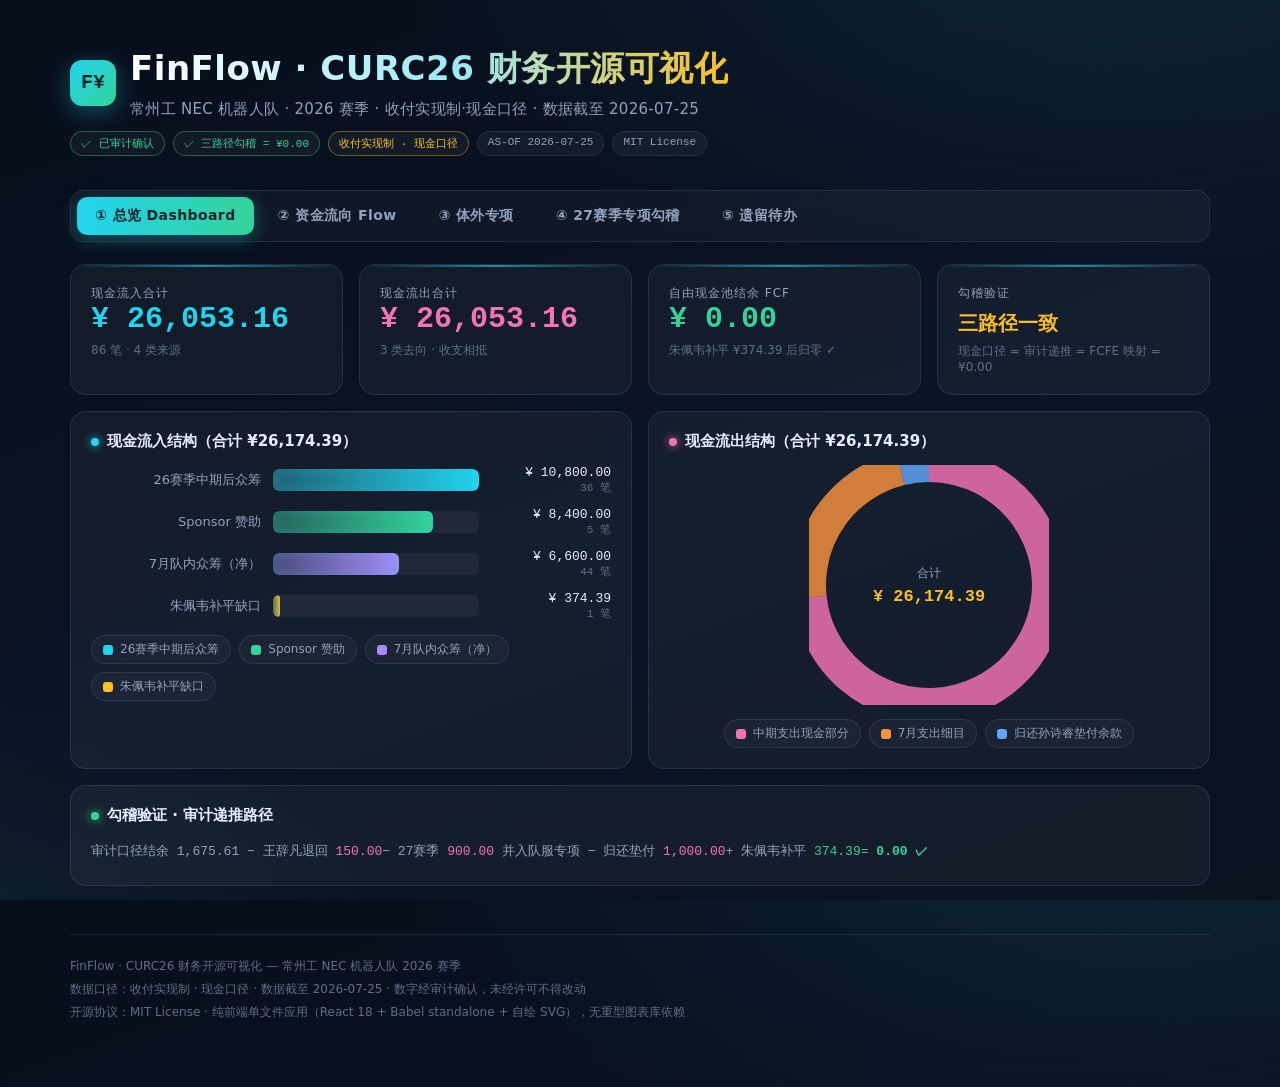
<file: finflow/index.html>
<!DOCTYPE html>
<html lang="zh-CN">
<head>
<meta charset="UTF-8">
<meta name="viewport" content="width=device-width, initial-scale=1.0">
<title>FinFlow · CURC26 财务开源可视化</title>
<meta name="description" content="常州工 NEC 机器人队 2026 赛季财务开源可视化 · 收付实现制·现金口径">
<script src="./vendor/react.production.min.js"></script>
<script src="./vendor/react-dom.production.min.js"></script>
<style>
  :root{
    --bg0:#070d1a; --bg1:#0b1426; --bg2:#101c33;
    --card:rgba(255,255,255,.045);
    --card-border:rgba(148,197,255,.12);
    --text:#e6eefb; --text-dim:#8fa3bf; --text-faint:#5c6f8a;
    --cyan:#22d3ee; --green:#34d399; --gold:#fbbf24; --pink:#f472b6;
    --purple:#a78bfa; --orange:#fb923c; --blue:#60a5fa; --red:#f87171;
    --mono:'JetBrains Mono','SFMono-Regular',Consolas,'Courier New',monospace;
  }
  *{margin:0;padding:0;box-sizing:border-box;}
  html,body{height:100%;}
  body{
    font-family:'PingFang SC','Microsoft YaHei','Noto Sans SC','Segoe UI',system-ui,sans-serif;
    color:var(--text);
    background:
      radial-gradient(1200px 600px at 85% -10%, rgba(34,211,238,.10), transparent 60%),
      radial-gradient(900px 500px at -10% 110%, rgba(52,211,153,.08), transparent 60%),
      linear-gradient(160deg, var(--bg0), var(--bg1) 55%, #0a1220);
    min-height:100vh;
  }
  ::selection{background:rgba(34,211,238,.35);}
  .wrap{max-width:1180px;margin:0 auto;padding:28px 20px 64px;}

  /* ---- Header ---- */
  header.hero{padding:18px 0 8px;}
  .brand{display:flex;align-items:center;gap:14px;flex-wrap:wrap;}
  .logo{
    width:46px;height:46px;border-radius:12px;flex:0 0 auto;
    background:linear-gradient(135deg,var(--cyan),var(--green));
    display:flex;align-items:center;justify-content:center;
    font-family:var(--mono);font-weight:800;font-size:20px;color:#04222b;
    box-shadow:0 6px 24px rgba(34,211,238,.35);
  }
  h1{font-size:clamp(22px,3.4vw,34px);font-weight:800;letter-spacing:.5px;
     background:linear-gradient(90deg,#fff,#9be8f7 55%,var(--gold));
     -webkit-background-clip:text;background-clip:text;-webkit-text-fill-color:transparent;}
  .subtitle{margin-top:8px;color:var(--text-dim);font-size:clamp(12px,1.6vw,15px);letter-spacing:.3px;}
  .badges{display:flex;gap:8px;flex-wrap:wrap;margin-top:12px;}
  .badge{
    font-family:var(--mono);font-size:11px;padding:4px 10px;border-radius:999px;
    border:1px solid var(--card-border);background:var(--card);color:var(--text-dim);
  }
  .badge.ok{color:var(--green);border-color:rgba(52,211,153,.4);}
  .badge.gold{color:var(--gold);border-color:rgba(251,191,36,.4);}

  /* ---- Tabs ---- */
  nav.tabs{
    display:flex;gap:6px;flex-wrap:wrap;margin:26px 0 22px;
    padding:6px;border-radius:14px;background:rgba(255,255,255,.03);
    border:1px solid var(--card-border);backdrop-filter:blur(6px);
  }
  .tab{
    border:none;cursor:pointer;border-radius:10px;padding:10px 18px;
    background:transparent;color:var(--text-dim);font-size:14px;font-weight:600;
    font-family:inherit;transition:all .22s ease;letter-spacing:.4px;
  }
  .tab:hover{color:var(--text);background:rgba(255,255,255,.05);}
  .tab.active{
    color:#04222b;background:linear-gradient(90deg,var(--cyan),var(--green));
    box-shadow:0 4px 18px rgba(34,211,238,.35);
  }

  /* ---- Cards & grid ---- */
  .grid{display:grid;gap:16px;}
  .g4{grid-template-columns:repeat(4,1fr);}
  .g3{grid-template-columns:repeat(3,1fr);}
  .g2{grid-template-columns:repeat(2,1fr);}
  @media(max-width:960px){.g4{grid-template-columns:repeat(2,1fr);}.g3{grid-template-columns:repeat(2,1fr);}}
  @media(max-width:640px){.g4,.g3,.g2{grid-template-columns:1fr;}}
  .card{
    background:var(--card);border:1px solid var(--card-border);border-radius:16px;
    padding:20px;position:relative;overflow:hidden;
    transition:transform .2s ease,border-color .2s ease;
  }
  .card:hover{transform:translateY(-2px);border-color:rgba(148,197,255,.28);}
  .card h3{font-size:15px;font-weight:700;margin-bottom:14px;color:var(--text);display:flex;align-items:center;gap:8px;}
  .card h3 .dot{width:8px;height:8px;border-radius:50%;background:var(--cyan);box-shadow:0 0 10px var(--cyan);}
  .kpi-label{font-size:12px;color:var(--text-dim);letter-spacing:1px;}
  .kpi-value{font-family:var(--mono);font-size:clamp(22px,2.6vw,30px);font-weight:800;margin-top:8px;}
  .kpi-sub{font-size:12px;color:var(--text-faint);margin-top:6px;}
  .kpi-value.cyan{color:var(--cyan);} .kpi-value.pink{color:var(--pink);}
  .kpi-value.green{color:var(--green);} .kpi-value.gold{color:var(--gold);}
  .glowline{position:absolute;top:0;left:0;right:0;height:2px;
    background:linear-gradient(90deg,transparent,var(--cyan),transparent);opacity:.6;}

  /* ---- Charts ---- */
  .chart-box{position:relative;}
  .bar-row{display:grid;grid-template-columns:170px 1fr 120px;gap:12px;align-items:center;margin:12px 0;cursor:default;}
  .bar-label{font-size:13px;color:var(--text-dim);text-align:right;line-height:1.3;}
  .bar-track{height:22px;border-radius:6px;background:rgba(255,255,255,.05);overflow:hidden;position:relative;}
  .bar-fill{
    height:100%;border-radius:6px;width:0;
    transition:width 1.1s cubic-bezier(.22,.9,.3,1);
    box-shadow:0 0 14px rgba(34,211,238,.25) inset;
  }
  .bar-value{font-family:var(--mono);font-size:13px;text-align:right;color:var(--text);}
  .bar-count{font-size:11px;color:var(--text-faint);}
  @media(max-width:640px){.bar-row{grid-template-columns:110px 1fr 100px;}}

  .legend{display:flex;flex-wrap:wrap;gap:8px;margin-top:14px;}
  .legend-item{
    display:flex;align-items:center;gap:7px;font-size:12px;color:var(--text-dim);
    padding:5px 11px;border-radius:999px;border:1px solid var(--card-border);
    background:rgba(255,255,255,.03);cursor:pointer;user-select:none;transition:all .18s ease;
    font-family:inherit;
  }
  .legend-item:hover{border-color:rgba(148,197,255,.4);color:var(--text);}
  .legend-item.off{opacity:.35;text-decoration:line-through;}
  .legend-swatch{width:10px;height:10px;border-radius:3px;flex:0 0 auto;}

  /* ---- Tooltip ---- */
  .tooltip{
    position:absolute;z-index:30;pointer-events:none;
    background:rgba(8,15,30,.96);border:1px solid rgba(34,211,238,.4);
    border-radius:10px;padding:9px 12px;font-size:12px;line-height:1.55;
    box-shadow:0 8px 28px rgba(0,0,0,.55);white-space:nowrap;
    transform:translate(-50%,calc(-100% - 10px));
  }
  .tooltip .t-amt{font-family:var(--mono);font-weight:700;color:var(--gold);font-size:14px;}
  .tooltip .t-dim{color:var(--text-dim);}

  /* ---- Sankey ---- */
  .sankey-node-label{font-size:12px;fill:var(--text);}
  .sankey-node-amt{font-family:var(--mono);font-size:12px;fill:var(--gold);font-weight:700;}
  .sankey-link{cursor:pointer;transition:opacity .18s ease;}
  .sankey-stage{font-size:11px;fill:var(--text-faint);letter-spacing:2px;}

  /* ---- Reconciliation ---- */
  .recon-row{
    display:flex;justify-content:space-between;align-items:center;gap:12px;
    padding:13px 0;border-bottom:1px dashed rgba(148,197,255,.12);flex-wrap:wrap;
  }
  .recon-row:last-child{border-bottom:none;}
  .recon-name{font-weight:700;font-size:14px;display:flex;align-items:center;gap:8px;}
  .recon-formula{font-size:12px;color:var(--text-dim);margin-top:4px;font-family:var(--mono);line-height:1.6;}
  .recon-result{
    font-family:var(--mono);font-weight:800;color:var(--green);font-size:16px;
    background:rgba(52,211,153,.1);border:1px solid rgba(52,211,153,.35);
    padding:4px 12px;border-radius:8px;
  }

  /* ---- Offbook / todos ---- */
  .offbook-amt{font-family:var(--mono);font-size:22px;font-weight:800;color:var(--cyan);margin:6px 0;}
  .offbook-note{font-size:12px;color:var(--text-dim);line-height:1.7;}
  .todo-code{
    font-family:var(--mono);font-size:11px;font-weight:700;color:var(--gold);
    border:1px solid rgba(251,191,36,.45);border-radius:6px;padding:2px 8px;
  }
  .todo-level{font-size:11px;padding:2px 9px;border-radius:999px;font-weight:700;}
  .todo-level.高{background:rgba(248,113,113,.14);color:var(--red);border:1px solid rgba(248,113,113,.4);}
  .todo-level.中{background:rgba(251,191,36,.12);color:var(--gold);border:1px solid rgba(251,191,36,.4);}
  .todo-level.低{background:rgba(52,211,153,.12);color:var(--green);border:1px solid rgba(52,211,153,.4);}
  .todo-title{font-weight:700;font-size:15px;margin:10px 0 6px;}
  .todo-desc{font-size:13px;color:var(--text-dim);line-height:1.75;}

  .balance-strip{
    margin-top:16px;display:flex;justify-content:space-between;align-items:center;gap:14px;flex-wrap:wrap;
    padding:14px 18px;border-radius:12px;
    background:linear-gradient(90deg,rgba(52,211,153,.12),rgba(34,211,238,.10));
    border:1px solid rgba(52,211,153,.35);
  }
  .balance-strip .b-num{font-family:var(--mono);font-size:22px;font-weight:800;color:var(--green);}

  .section-title{font-size:17px;font-weight:800;margin:6px 0 14px;display:flex;align-items:center;gap:10px;}
  .section-title::before{content:'';width:4px;height:18px;border-radius:2px;
    background:linear-gradient(180deg,var(--cyan),var(--green));}
  .muted{color:var(--text-dim);font-size:13px;line-height:1.7;}
  .mono{font-family:var(--mono);}
  .view-anim{animation:fadeSlide .35s ease both;}
  @keyframes fadeSlide{from{opacity:0;transform:translateY(10px);}to{opacity:1;transform:none;}}

  footer{margin-top:48px;padding-top:20px;border-top:1px solid var(--card-border);
    color:var(--text-faint);font-size:12px;line-height:1.9;}
  footer a{color:var(--cyan);text-decoration:none;}
  .cdn-fallback{
    max-width:640px;margin:120px auto;padding:32px;border-radius:16px;text-align:center;
    background:var(--card);border:1px solid var(--card-border);color:var(--text-dim);line-height:2;
  }
</style>
</head>
<body>
<div id="root"></div>
<noscript><div class="cdn-fallback">需要启用 JavaScript 才能查看 FinFlow 可视化。</div></noscript>
<script src="./data.js"></script>
<script>
  // CDN 加载失败兜底提示
  window.addEventListener('load', function () {
    setTimeout(function () {
      if (!window.React || !window.ReactDOM || !window.FINFLOW_DATA) {
        var el = document.getElementById('root');
        if (el && !el.hasChildNodes()) {
          el.innerHTML = '<div class="cdn-fallback">⚠ 依赖加载失败。<br>请确认 vendor/、data.js、app.js 与 index.html 位于同一目录。</div>';
        }
      }
    }, 2500);
  });
</script>
<script src="./app.js"></script>
</body>
</html>
</file>
